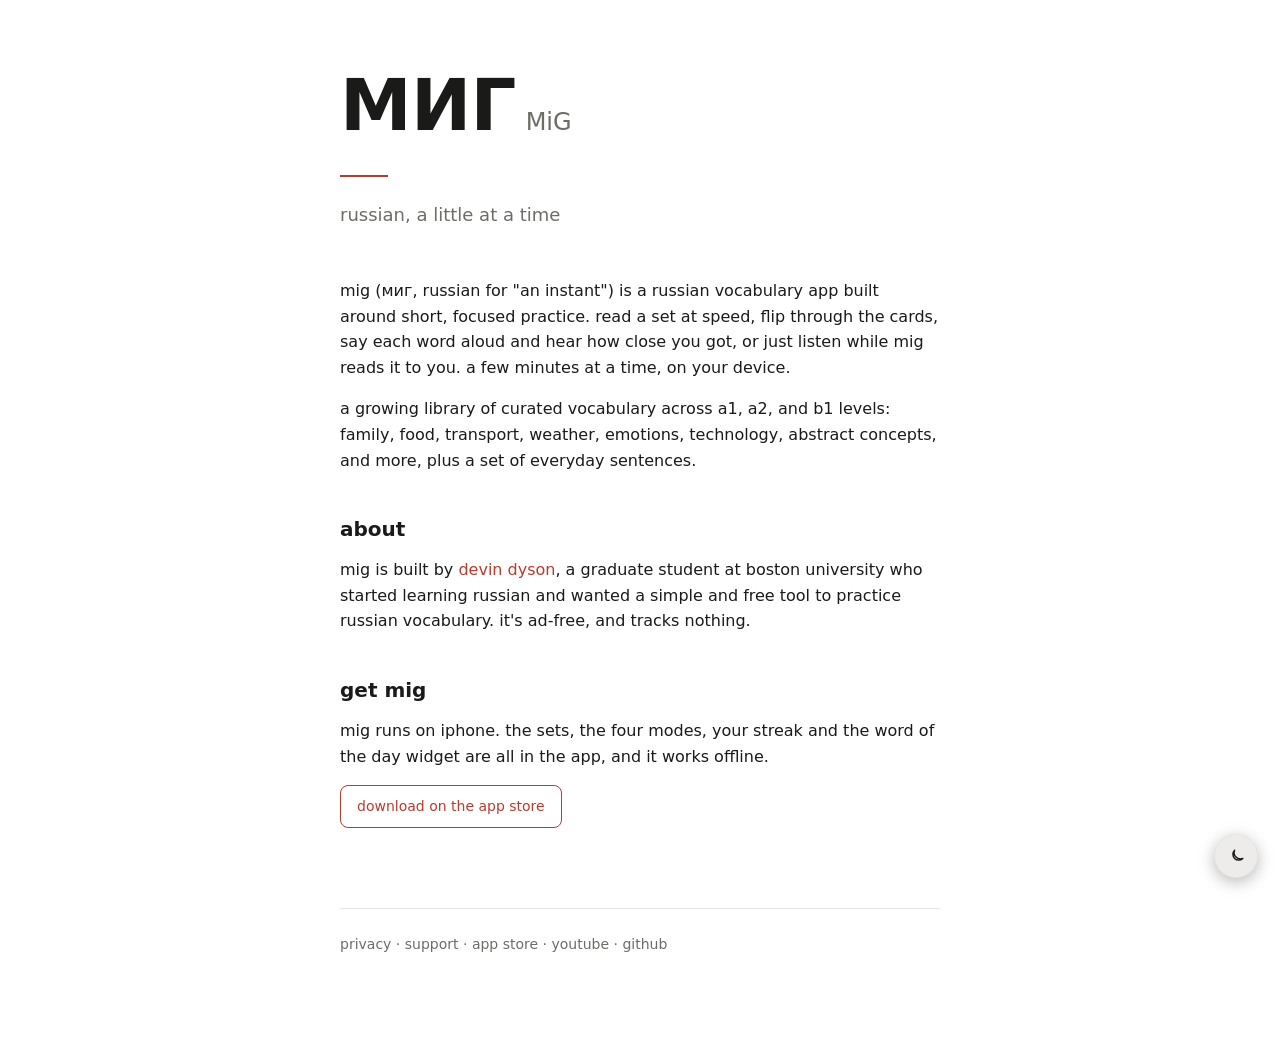
<file: index.html>
<!DOCTYPE html>
<html lang="en">
<head>
<meta charset="UTF-8">
<meta name="viewport" content="width=device-width, initial-scale=1.0">
<title>mig: russian tutor</title>
<meta name="description" content="mig is a free russian vocabulary app: 1363 words across 27 sets, a1 to b1. read a set at speed, flip the cards, say each word aloud, or just listen.">
<script>(function(){try{var t=localStorage.getItem('mig-theme')||(matchMedia('(prefers-color-scheme: dark)').matches?'dark':'light');document.documentElement.setAttribute('data-theme',t);}catch(e){document.documentElement.setAttribute('data-theme','dark');}})();</script>
<link rel="icon" href="/favicon.svg" type="image/svg+xml">
<link rel="icon" href="/favicon-96.png" sizes="96x96" type="image/png">
<link rel="apple-touch-icon" href="/apple-touch-icon.png">
<link rel="stylesheet" href="style.css">
</head>
<body>
<main>
  <header class="lockup hero">
    <div class="logo big">
      <span class="cyrillic">МИГ</span>
      <span class="latin">MiG</span>
    </div>
    <div class="rule"></div>
    <p class="tagline">russian, a little at a time</p>
  </header>

  <section>
    <p>mig (миг, russian for "an instant") is a russian vocabulary app built around short, focused practice. read a set at speed, flip through the cards, say each word aloud and hear how close you got, or just listen while mig reads it to you. a few minutes at a time, on your device.</p>
    <p>a growing library of curated vocabulary across a1, a2, and b1 levels: family, food, transport, weather, emotions, technology, abstract concepts, and more, plus a set of everyday sentences.</p>
  </section>

  <section>
    <h2>about</h2>
    <p>mig is built by <a href="https://github.com/ddyson1">devin dyson</a>, a graduate student at boston university who started learning russian and wanted a simple and free tool to practice russian vocabulary. it's ad-free, and tracks nothing.</p>
  </section>

  <section>
    <h2>get mig</h2>
    <p>mig runs on iphone. the sets, the four modes, your streak and the word of the day widget are all in the app, and it works offline.</p>
    <a class="cta" href="https://apps.apple.com/us/app/mig-russian-speed-reader/id6774667702">download on the app store</a>
  </section>

  <footer>
    <a href="privacy.html">privacy</a> ·
    <a href="support.html">support</a> ·
    <a href="https://apps.apple.com/us/app/mig-russian-speed-reader/id6774667702">app store</a> ·
    <a href="https://www.youtube.com/channel/UC5Q3-BPVNTfhp_GgxylG9kQ">youtube</a> ·
    <a href="https://github.com/mig-app">github</a>
  </footer>
</main>
<script src="theme.js"></script>
</body>
</html>
</file>
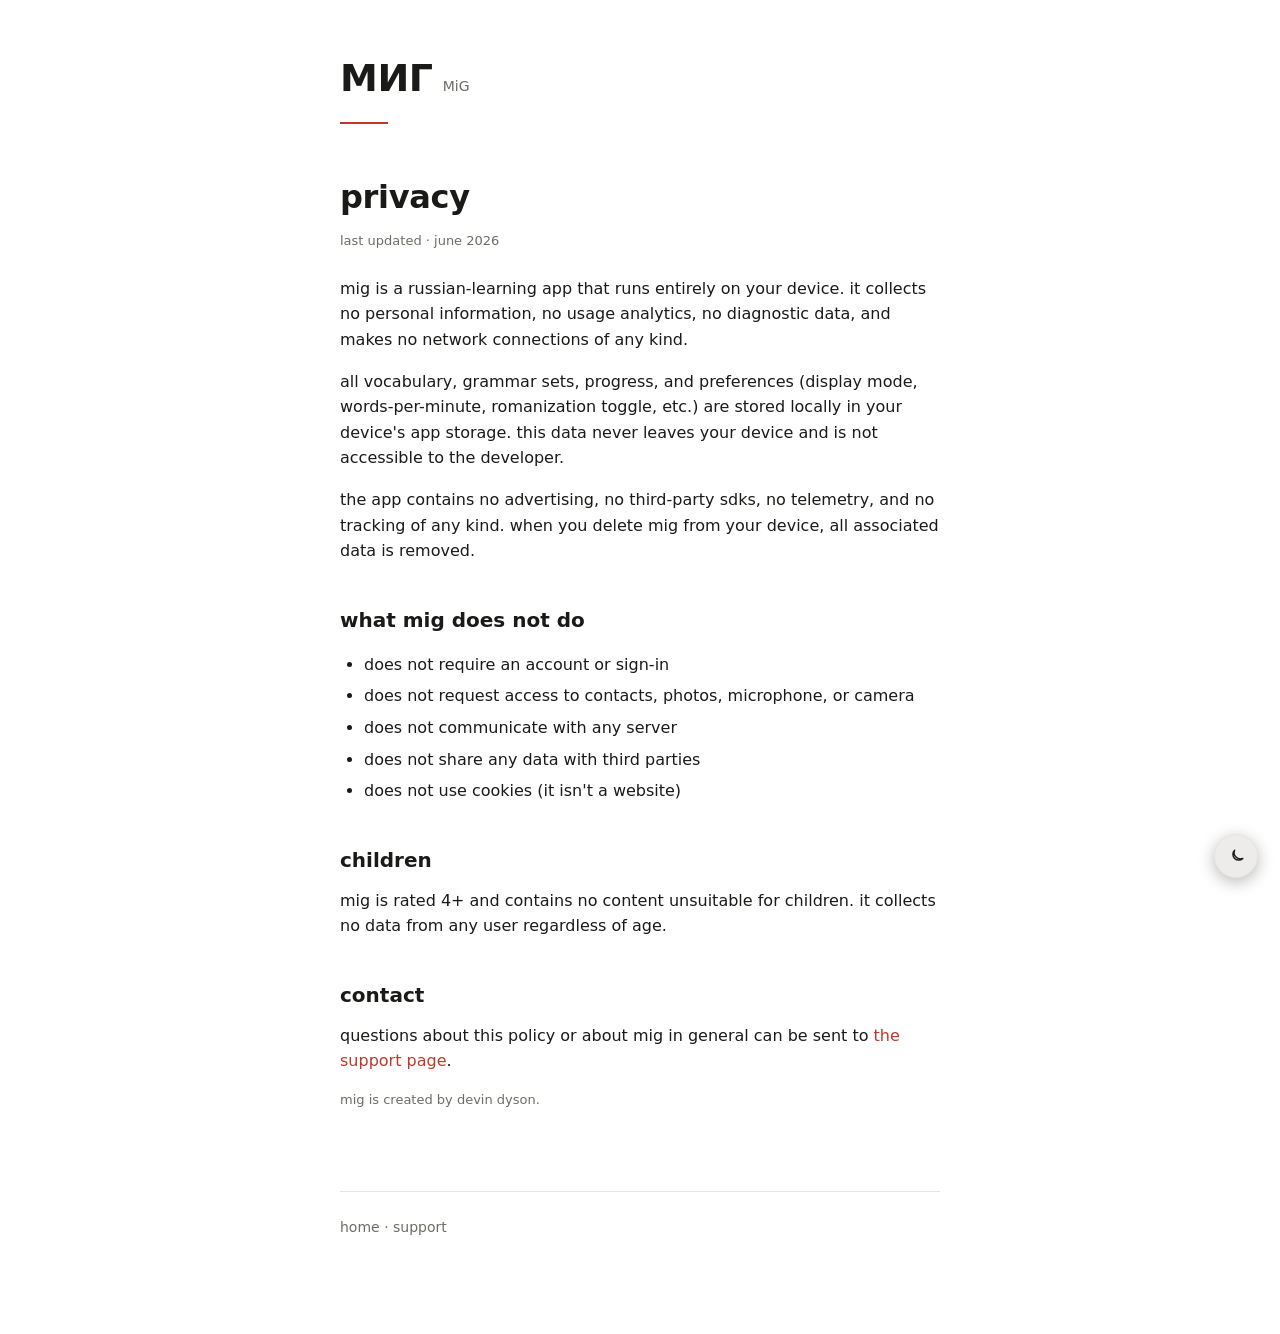
<file: privacy.html>
<!DOCTYPE html>
<html lang="en">
<head>
<meta charset="UTF-8">
<meta name="viewport" content="width=device-width, initial-scale=1.0">
<title>mig · privacy</title>
<script>(function(){try{var t=localStorage.getItem('mig-theme')||(matchMedia('(prefers-color-scheme: dark)').matches?'dark':'light');document.documentElement.setAttribute('data-theme',t);}catch(e){document.documentElement.setAttribute('data-theme','dark');}})();</script>
<link rel="icon" href="/favicon.svg" type="image/svg+xml">
<link rel="icon" href="/favicon-96.png" sizes="96x96" type="image/png">
<link rel="apple-touch-icon" href="/apple-touch-icon.png">
<link rel="stylesheet" href="style.css">
</head>
<body>
<main>
  <header class="lockup">
    <a href="index.html" class="logo">
      <span class="cyrillic">МИГ</span>
      <span class="latin">MiG</span>
    </a>
    <div class="rule"></div>
  </header>

  <h1>privacy</h1>
  <p class="meta">last updated · june 2026</p>

  <section>
    <p>
      mig is a russian-learning app that runs entirely on your device. it
      collects no personal information, no usage analytics, no diagnostic data,
      and makes no network connections of any kind.
    </p>

    <p>
      all vocabulary, grammar sets, progress, and preferences (display mode,
      words-per-minute, romanization toggle, etc.) are stored locally in your
      device's app storage. this data never leaves your device and is not
      accessible to the developer.
    </p>

    <p>
      the app contains no advertising, no third-party sdks, no telemetry, and no
      tracking of any kind. when you delete mig from your device, all associated
      data is removed.
    </p>
  </section>

  <h2>what mig does not do</h2>
  <ul>
    <li>does not require an account or sign-in</li>
    <li>does not request access to contacts, photos, microphone, or camera</li>
    <li>does not communicate with any server</li>
    <li>does not share any data with third parties</li>
    <li>does not use cookies (it isn't a website)</li>
  </ul>

  <h2>children</h2>
  <p>
    mig is rated 4+ and contains no content unsuitable for children. it collects
    no data from any user regardless of age.
  </p>

  <h2>contact</h2>
  <p>
    questions about this policy or about mig in general can be sent to
    <a href="support.html">the support page</a>.
  </p>

  <p class="meta">
    mig is created by devin dyson.
  </p>

  <footer>
    <a href="index.html">home</a> ·
    <a href="support.html">support</a>
  </footer>
</main>
<script src="theme.js"></script>
</body>
</html>
</file>
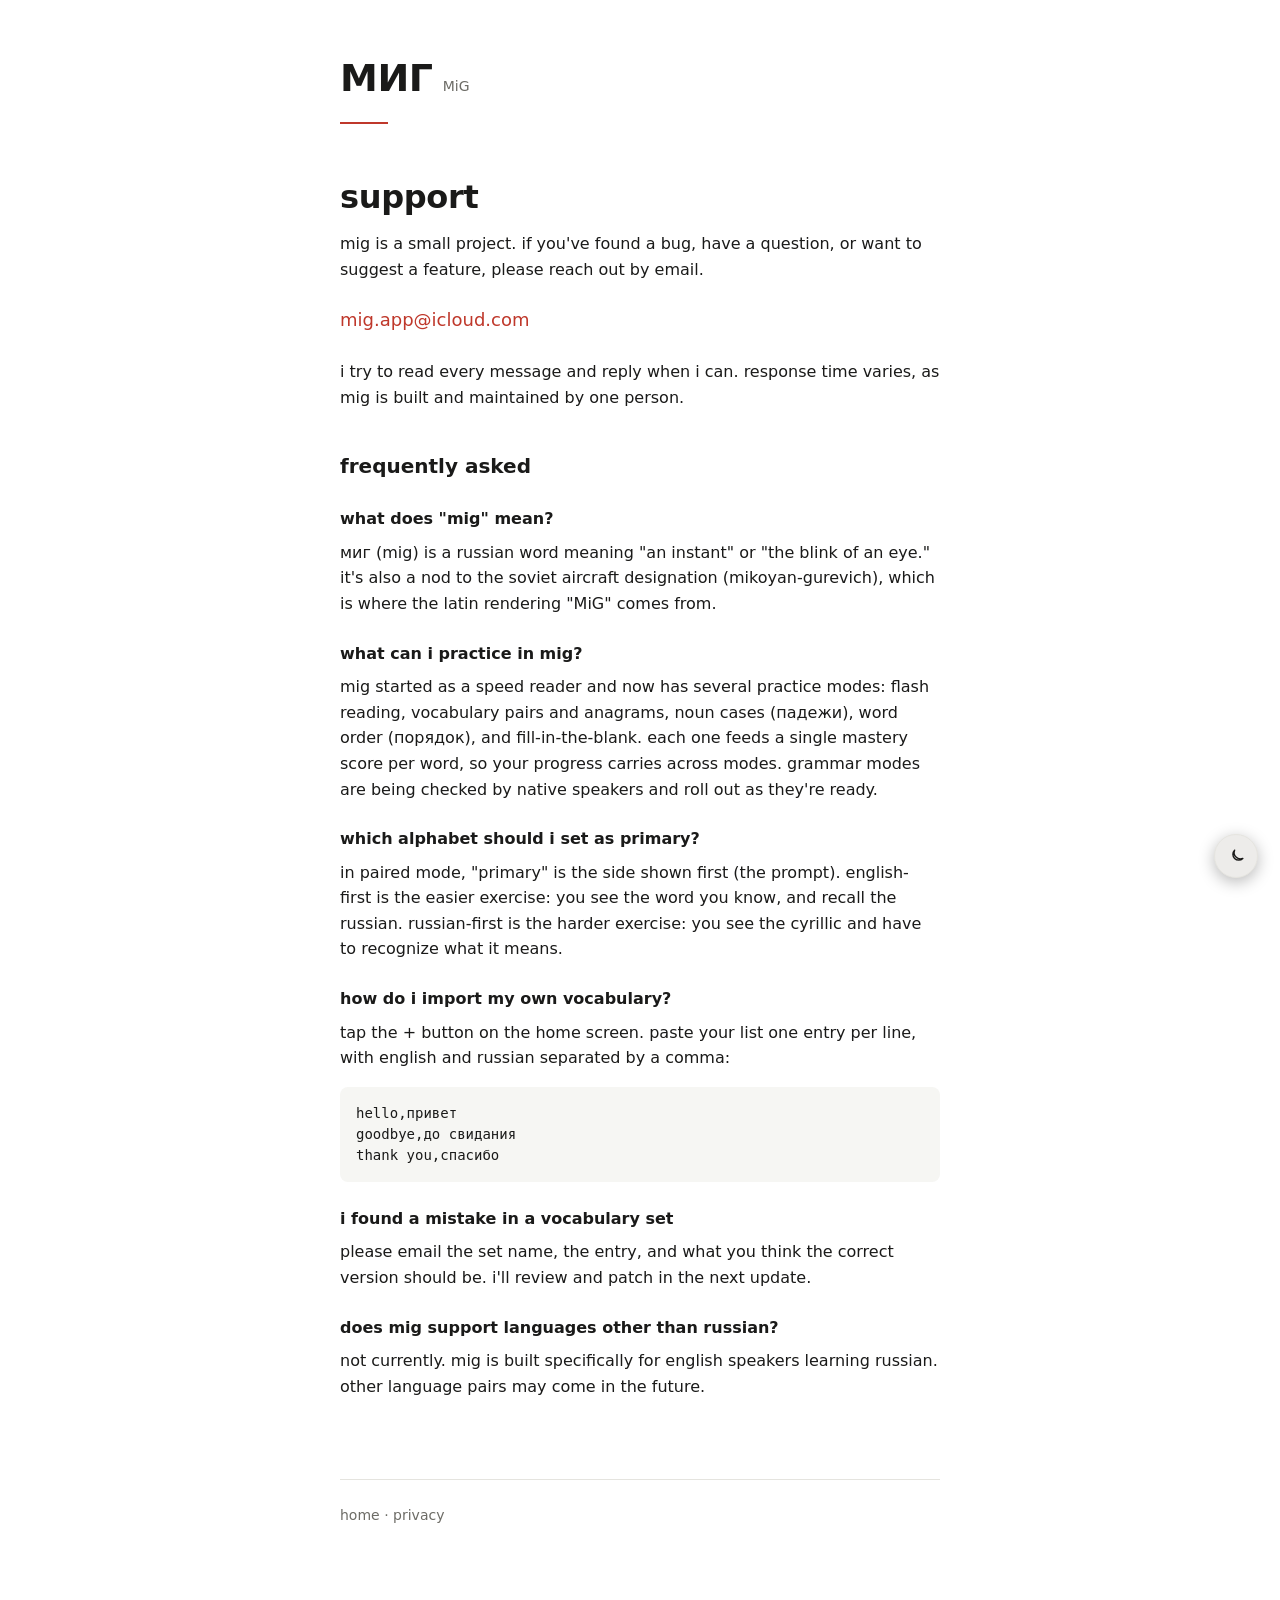
<file: support.html>
<!DOCTYPE html>
<html lang="en">
<head>
<meta charset="UTF-8">
<meta name="viewport" content="width=device-width, initial-scale=1.0">
<title>mig · support</title>
<script>(function(){try{var t=localStorage.getItem('mig-theme')||(matchMedia('(prefers-color-scheme: dark)').matches?'dark':'light');document.documentElement.setAttribute('data-theme',t);}catch(e){document.documentElement.setAttribute('data-theme','dark');}})();</script>
<link rel="icon" href="/favicon.svg" type="image/svg+xml">
<link rel="icon" href="/favicon-96.png" sizes="96x96" type="image/png">
<link rel="apple-touch-icon" href="/apple-touch-icon.png">
<link rel="stylesheet" href="style.css">
</head>
<body>
<main>
  <header class="lockup">
    <a href="index.html" class="logo">
      <span class="cyrillic">МИГ</span>
      <span class="latin">MiG</span>
    </a>
    <div class="rule"></div>
  </header>

  <h1>support</h1>

  <section>
    <p>
      mig is a small project. if you've found a bug, have a question, or want
      to suggest a feature, please reach out by email.
    </p>

    <p class="email">
      <a href="mailto:mig.app@icloud.com">mig.app@icloud.com</a>
    </p>

    <p>
      i try to read every message and reply when i can. response time varies, as
      mig is built and maintained by one person.
    </p>
  </section>

  <h2>frequently asked</h2>

  <h3>what does "mig" mean?</h3>
  <p>
    миг (mig) is a russian word meaning "an instant" or "the blink of an eye."
    it's also a nod to the soviet aircraft designation (mikoyan-gurevich), which
    is where the latin rendering "MiG" comes from.
  </p>

  <h3>what can i practice in mig?</h3>
  <p>
    mig started as a speed reader and now has several practice modes: flash
    reading, vocabulary pairs and anagrams, noun cases (падежи), word order
    (порядок), and fill-in-the-blank. each one feeds a single mastery score per
    word, so your progress carries across modes. grammar modes are being checked
    by native speakers and roll out as they're ready.
  </p>

  <h3>which alphabet should i set as primary?</h3>
  <p>
    in paired mode, "primary" is the side shown first (the prompt). english-first
    is the easier exercise: you see the word you know, and recall the russian.
    russian-first is the harder exercise: you see the cyrillic and have to
    recognize what it means.
  </p>

  <h3>how do i import my own vocabulary?</h3>
  <p>
    tap the + button on the home screen. paste your list one entry per line,
    with english and russian separated by a comma:
  </p>
  <pre>hello,привет
goodbye,до свидания
thank you,спасибо</pre>

  <h3>i found a mistake in a vocabulary set</h3>
  <p>
    please email the set name, the entry, and what you think the correct
    version should be. i'll review and patch in the next update.
  </p>

  <h3>does mig support languages other than russian?</h3>
  <p>
    not currently. mig is built specifically for english speakers learning russian.
    other language pairs may come in the future.
  </p>

  <footer>
    <a href="index.html">home</a> ·
    <a href="privacy.html">privacy</a>
  </footer>
</main>
<script src="theme.js"></script>
</body>
</html>
</file>
<file: style.css>
/* mig site brand language: notebook dark ground, near-white text,
   oxblood accents, lowercase, hairline rules.

   the palette now comes from the shared MiG design system (tokens.css,
   vendored from @mig/design). the site's own variable names are kept so the
   rest of this file is untouched. each one just points at a canonical
   --mig-* token, so the site and the app stay one color in one place.
   re-copy tokens.css from the design system when the palette changes. */
@import "tokens.css";

:root {
  --ground: var(--mig-ground);
  --card: var(--mig-card);
  --text: var(--mig-near-white);
  --muted: var(--mig-dim);
  --oxblood: var(--mig-oxblood);
  --hairline: var(--mig-hairline);
  --on-accent: #f5f3ec; /* text on the oxblood fill; stays light in both themes */
}

/* Light mode: clean white ground, neutral ink, the same single oxblood accent.
   Follows the device by default (a tiny inline script in each page sets
   data-theme before first paint); the corner toggle overrides and remembers. */
:root[data-theme="light"] {
  --mig-ground: #ffffff;
  --mig-card: #f6f6f3;
  --mig-panel: #edecea;
  --mig-hairline: #e5e4df;
  --mig-bar-floor: #f2f1ee;
  --mig-oxblood-bright: #a82e23;
  --mig-oxblood-wash: #fbe4df;
  --mig-near-white: #1a1a19;
  --mig-gloss: #45443e;
  --mig-dim: #6d6c66;
  --mig-muted: #8a8983;
}

* {
  box-sizing: border-box;
  margin: 0;
  padding: 0;
}

html {
  background: var(--ground);
  -webkit-font-smoothing: antialiased;
  -moz-osx-font-smoothing: grayscale;
}

body {
  background: var(--ground);
  color: var(--text);
  font-family: -apple-system, BlinkMacSystemFont, "Segoe UI", "DejaVu Sans",
               system-ui, sans-serif;
  font-size: 16px;
  line-height: 1.6;
  min-height: 100vh;
  padding: 48px 24px 96px;
}

main {
  max-width: 600px;
  margin: 0 auto;
}

/* The МИГ / MiG lockup */
.lockup {
  margin-bottom: 48px;
}

.logo {
  display: flex;
  align-items: baseline;
  gap: 10px;
  text-decoration: none;
  color: var(--text);
}

.logo .cyrillic {
  font-size: 38px;
  font-weight: 600;
  letter-spacing: -0.01em;
}

.logo .latin {
  font-size: 14px;
  color: var(--muted);
  font-weight: 400;
}

.logo.big .cyrillic {
  font-size: 72px;
}

.logo.big .latin {
  font-size: 24px;
}

.rule {
  width: 48px;
  height: 2px;
  background: var(--oxblood);
  margin-top: 12px;
}

.hero .tagline {
  margin-top: 24px;
  color: var(--muted);
  font-size: 18px;
}

/* Typography */
h1 {
  font-size: 32px;
  font-weight: 600;
  margin-bottom: 8px;
  letter-spacing: -0.01em;
}

h2 {
  font-size: 20px;
  font-weight: 600;
  margin-top: 40px;
  margin-bottom: 12px;
  color: var(--text);
}

h3 {
  font-size: 16px;
  font-weight: 600;
  margin-top: 24px;
  margin-bottom: 8px;
  color: var(--text);
}

p {
  margin-bottom: 16px;
  color: var(--text);
}

.meta {
  color: var(--muted);
  font-size: 13px;
  margin-bottom: 24px;
}

ul {
  margin: 16px 0 24px 24px;
  color: var(--text);
}

li {
  margin-bottom: 6px;
}

.email {
  font-size: 18px;
  margin: 24px 0;
}

pre {
  background: var(--card);
  border-radius: 8px;
  padding: 16px;
  margin: 12px 0 20px;
  font-family: ui-monospace, SFMono-Regular, "SF Mono", Menlo, Consolas,
               "DejaVu Sans Mono", monospace;
  font-size: 14px;
  color: var(--text);
  overflow-x: auto;
  line-height: 1.5;
}

a {
  color: var(--oxblood);
  text-decoration: none;
  border-bottom: 1px solid transparent;
  transition: border-color 0.15s ease;
}

a:hover {
  border-bottom-color: var(--oxblood);
}

section {
  margin-bottom: 32px;
}

footer {
  margin-top: 80px;
  padding-top: 24px;
  border-top: 1px solid var(--hairline);
  color: var(--muted);
  font-size: 14px;
}

footer a {
  color: var(--muted);
}

footer a:hover {
  color: var(--text);
  border-bottom-color: var(--muted);
}

/* Mobile tightening */
@media (max-width: 480px) {
  body {
    padding: 32px 20px 64px;
    font-size: 15px;
  }

  .logo.big .cyrillic {
    font-size: 56px;
  }

  .logo.big .latin {
    font-size: 20px;
  }

  h1 {
    font-size: 28px;
  }

  .hero .tagline {
    font-size: 16px;
  }
}

/* roadmap (home): vertical timeline, uses existing brand tokens */
.roadmap {
  position: relative;
  margin-top: 8px;
  padding-left: 24px;
}
.roadmap::before {
  content: "";
  position: absolute;
  left: 4px;
  top: 6px;
  bottom: 8px;
  width: 1px;
  background: var(--hairline);
}
.roadmap .stage {
  position: relative;
  padding-bottom: 26px;
}
.roadmap .stage:last-child { padding-bottom: 0; }
.roadmap .stage::before {
  content: "";
  position: absolute;
  left: -24px;
  top: 6px;
  width: 9px;
  height: 9px;
  border-radius: 50%;
  background: var(--oxblood);
  box-shadow: 0 0 0 4px var(--ground);
}
.roadmap .stage.exploring::before {
  background: var(--ground);
  border: 1.5px solid var(--muted);
}
.roadmap h3 { margin-top: 0; margin-bottom: 6px; }
.roadmap h3 .when {
  font-weight: 400;
  font-size: 13px;
  color: var(--muted);
  margin-left: 8px;
}
.roadmap ul { margin: 0; list-style: none; }
.roadmap li {
  position: relative;
  padding-left: 15px;
  margin-bottom: 4px;
  color: var(--muted);
}
.roadmap li::before {
  content: "";
  position: absolute;
  left: 0;
  top: 9px;
  width: 3px;
  height: 3px;
  border-radius: 50%;
  background: var(--oxblood);
}
.roadmap .stage.exploring li::before { background: var(--muted); }

/* home hub: app-store cta + web-tool cards */
.cta {
  display: inline-block;
  padding: 9px 16px;
  border: 1px solid var(--oxblood);
  border-radius: 8px;
  color: var(--oxblood);
  font-size: 14px;
  font-weight: 500;
  border-bottom: 1px solid var(--oxblood);
  transition: background 0.15s ease, color 0.15s ease;
}
.cta:hover {
  background: var(--oxblood);
  color: var(--on-accent);
  border-bottom-color: var(--oxblood);
}
.tool {
  display: block;
  position: relative;
  background: var(--card);
  border: 1px solid var(--hairline);
  border-radius: 12px;
  padding: 18px 44px 18px 20px;
  margin-bottom: 12px;
  border-bottom: 1px solid var(--hairline);
  transition: border-color 0.15s ease, transform 0.15s ease;
}
.tool:hover { border-color: var(--oxblood); border-bottom-color: var(--oxblood); }
/* a quiet chevron that nudges on hover, so the card reads as a link */
.tool::after {
  content: ""; position: absolute; top: 24px; right: 20px;
  width: 7px; height: 7px;
  border-right: 1.5px solid var(--muted); border-top: 1.5px solid var(--muted);
  transform: rotate(45deg);
  transition: border-color 0.15s ease, transform 0.15s ease;
}
.tool:hover::after { border-color: var(--oxblood); transform: rotate(45deg) translate(2px, -2px); }
.tool-name { font-size: 18px; font-weight: 600; color: var(--text); }
.tool-name .lat { font-size: 13px; color: var(--muted); font-weight: 400; margin-left: 8px; }
.tool-desc { font-size: 14px; color: var(--muted); margin-top: 4px; }

/* "on the web": set the web tools apart from the app pitch with a top rule */
.onweb {
  border-top: 1px solid var(--hairline);
  margin-top: 48px;
  padding-top: 32px;
}
.onweb h2 { margin-top: 0; }

/* theme toggle: a small corner button, present on every page (injected by theme.js).
   uses the lighter panel fill plus a soft shadow so it floats and is easy to find. */
.themetoggle {
  position: fixed; bottom: 22px; right: 22px; z-index: 50;
  width: 44px; height: 44px; border-radius: 50%;
  display: grid; place-items: center;
  background: var(--mig-panel); border: 1px solid var(--hairline);
  color: var(--text); cursor: pointer;
  box-shadow: 0 4px 16px rgba(0, 0, 0, 0.28);
  transition: color 0.15s ease, border-color 0.15s ease, transform 0.15s ease;
}
.themetoggle:hover { color: var(--oxblood); border-color: var(--oxblood); transform: translateY(-1px); }
.themetoggle svg { width: 19px; height: 19px; }
@media (max-width: 480px) { .themetoggle { bottom: 16px; right: 16px; } }

/* ready-made vocabulary sets, shared by карточки and повторяй */
.setshead { margin: 34px 0 2px; font-size: 13px; color: var(--muted); letter-spacing: 0.06em; }
.setslevel { margin: 20px 0 8px; font-size: 11px; color: var(--muted); letter-spacing: 0.16em; text-transform: uppercase; }
.setgrid { display: grid; grid-template-columns: 1fr 1fr; gap: 8px; }
.setrow {
  display: flex; align-items: center; justify-content: space-between; gap: 10px;
  background: var(--card); border: 1px solid var(--hairline); border-radius: 10px;
  padding: 12px 14px; cursor: pointer; font-family: inherit; text-align: left;
  transition: border-color 0.15s ease;
}
.setrow:hover { border-color: var(--oxblood); }
.setname { font-size: 14px; color: var(--text); }
.setcount { font-size: 12px; color: var(--muted); flex: none; font-variant-numeric: tabular-nums; }
@media (max-width: 480px) { .setgrid { grid-template-columns: 1fr; } }

/* bilingual chrome (повторяй + карточки): every russian ui label carries a
   quiet latin gloss so an english speaker can always navigate. the russian
   stays primary; the gloss is small, muted, never the accent. inline .lat
   sits beside a label; .lat-under is the block form for a second line under
   ledes, hints, and status text. */
.lat { font-size: 11px; color: var(--muted); font-weight: 400; }
.lat-under { display: block; font-size: 12px; color: var(--muted); font-weight: 400; margin-top: 3px; }
h1 .lat { font-size: 14px; }
/* when a filled button hovers, let the gloss follow the on-accent ink */
.btn:hover .lat { color: inherit; opacity: 0.8; }
</file>
